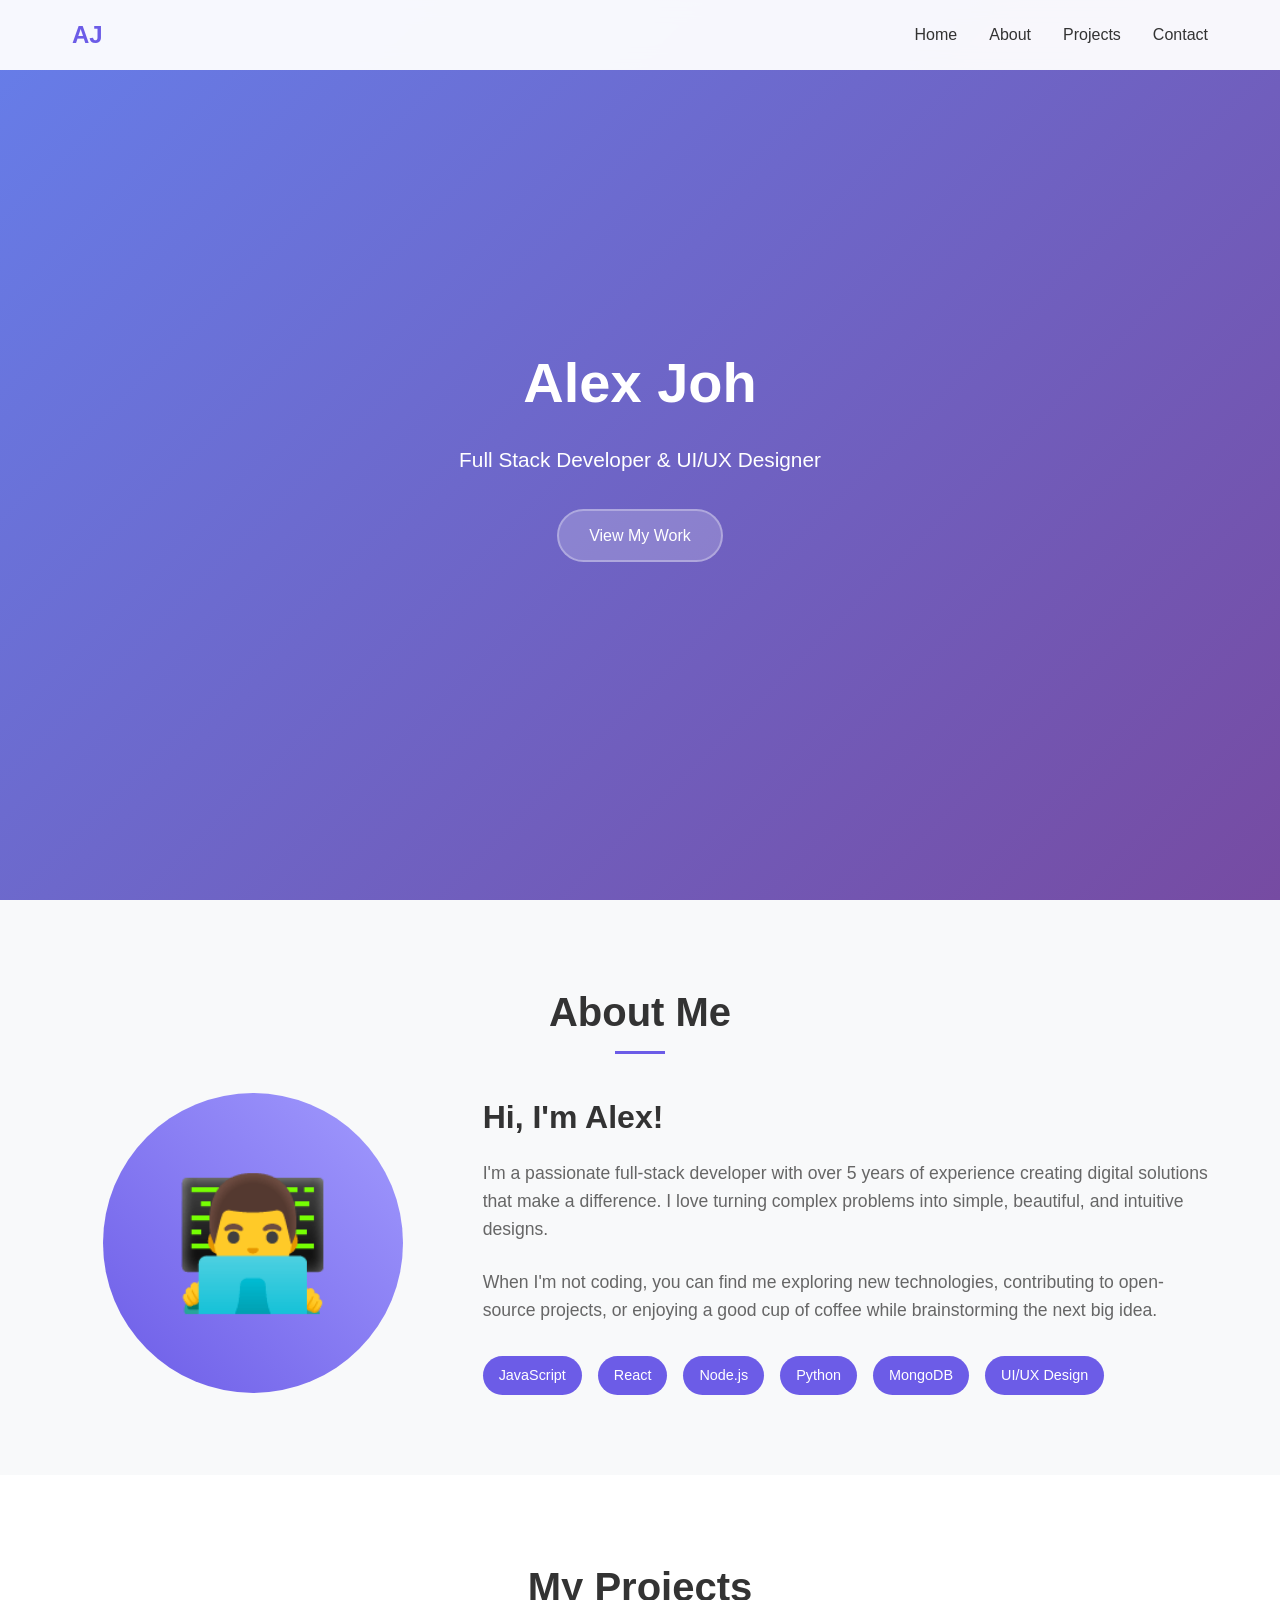
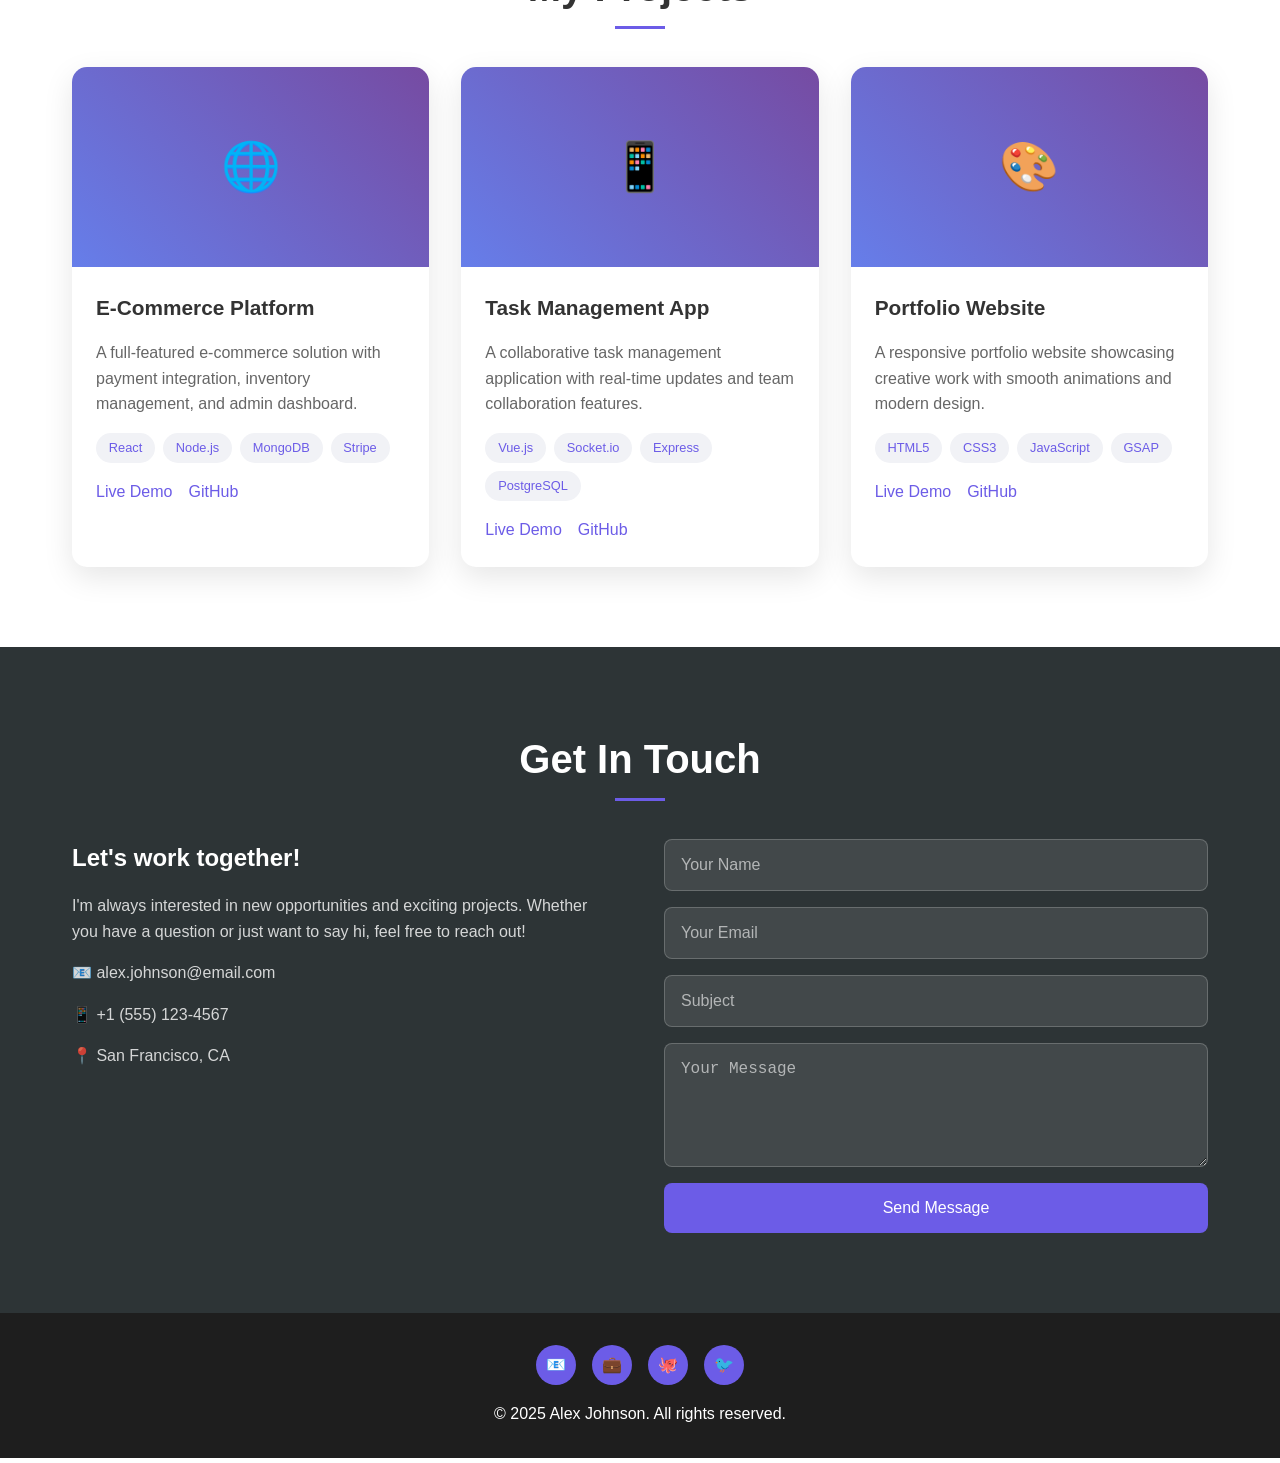
<file: portfolio.html>
<!DOCTYPE html>
<html lang="en">
<head>
    <meta charset="UTF-8">
    <meta name="viewport" content="width=device-width, initial-scale=1.0">
    <title>Alex Johnson - Portfolio</title>
    <style>
        * {
            margin: 0;
            padding: 0;
            box-sizing: border-box;
        }

        body {
            font-family: 'Segoe UI', Tahoma, Geneva, Verdana, sans-serif;
            line-height: 1.6;
            color: #333;
            overflow-x: hidden;
        }

        /* Navigation */
        nav {
            position: fixed;
            top: 0;
            width: 100%;
            background: rgba(255, 255, 255, 0.95);
            backdrop-filter: blur(10px);
            z-index: 1000;
            padding: 1rem 0;
            transition: all 0.3s ease;
        }

        nav.scrolled {
            background: rgba(255, 255, 255, 0.98);
            box-shadow: 0 2px 20px rgba(0, 0, 0, 0.1);
        }

        .nav-container {
            max-width: 1200px;
            margin: 0 auto;
            display: flex;
            justify-content: space-between;
            align-items: center;
            padding: 0 2rem;
        }

        .logo {
            font-size: 1.5rem;
            font-weight: bold;
            color: #6c5ce7;
        }

        .nav-links {
            display: flex;
            list-style: none;
            gap: 2rem;
        }

        .nav-links a {
            text-decoration: none;
            color: #333;
            font-weight: 500;
            transition: color 0.3s ease;
            position: relative;
        }

        .nav-links a:hover {
            color: #6c5ce7;
        }

        .nav-links a::after {
            content: '';
            position: absolute;
            bottom: -5px;
            left: 0;
            width: 0;
            height: 2px;
            background: #6c5ce7;
            transition: width 0.3s ease;
        }

        .nav-links a:hover::after {
            width: 100%;
        }

        .mobile-menu {
            display: none;
            flex-direction: column;
            cursor: pointer;
        }

        .mobile-menu span {
            width: 25px;
            height: 3px;
            background: #333;
            margin: 3px 0;
            transition: 0.3s;
        }

        /* Hero Section */
        .hero {
            height: 100vh;
            background: linear-gradient(135deg, #667eea 0%, #764ba2 100%);
            display: flex;
            align-items: center;
            justify-content: center;
            text-align: center;
            color: white;
            position: relative;
            overflow: hidden;
        }

        .hero::before {
            content: '';
            position: absolute;
            width: 200%;
            height: 200%;
            background: url('data:image/svg+xml,<svg xmlns="http://www.w3.org/2000/svg" viewBox="0 0 100 100"><defs><pattern id="grain" width="100" height="100" patternUnits="userSpaceOnUse"><circle cx="10" cy="10" r="1" fill="white" opacity="0.1"/><circle cx="30" cy="30" r="1" fill="white" opacity="0.05"/><circle cx="70" cy="20" r="1" fill="white" opacity="0.1"/><circle cx="90" cy="80" r="1" fill="white" opacity="0.05"/></pattern></defs><rect width="100" height="100" fill="url(%23grain)"/></svg>');
            animation: float 20s infinite linear;
        }

        @keyframes float {
            0% { transform: translate(-50%, -50%) rotate(0deg); }
            100% { transform: translate(-50%, -50%) rotate(360deg); }
        }

        .hero-content {
            position: relative;
            z-index: 2;
            max-width: 800px;
            padding: 0 2rem;
        }

        .hero h1 {
            font-size: 3.5rem;
            margin-bottom: 1rem;
            opacity: 0;
            animation: slideUp 1s ease forwards 0.5s;
        }

        .hero p {
            font-size: 1.3rem;
            margin-bottom: 2rem;
            opacity: 0;
            animation: slideUp 1s ease forwards 0.7s;
        }

        .cta-button {
            display: inline-block;
            padding: 12px 30px;
            background: rgba(255, 255, 255, 0.2);
            color: white;
            text-decoration: none;
            border-radius: 50px;
            border: 2px solid rgba(255, 255, 255, 0.3);
            transition: all 0.3s ease;
            opacity: 0;
            animation: slideUp 1s ease forwards 0.9s;
        }

        .cta-button:hover {
            background: rgba(255, 255, 255, 0.3);
            transform: translateY(-2px);
        }

        @keyframes slideUp {
            from {
                opacity: 0;
                transform: translateY(30px);
            }
            to {
                opacity: 1;
                transform: translateY(0);
            }
        }

        /* Sections */
        section {
            padding: 5rem 0;
        }

        .container {
            max-width: 1200px;
            margin: 0 auto;
            padding: 0 2rem;
        }

        .section-title {
            text-align: center;
            font-size: 2.5rem;
            margin-bottom: 3rem;
            color: #333;
            position: relative;
        }

        .section-title::after {
            content: '';
            position: absolute;
            bottom: -10px;
            left: 50%;
            transform: translateX(-50%);
            width: 50px;
            height: 3px;
            background: #6c5ce7;
        }

        /* About Section */
        .about {
            background: #f8f9fa;
        }

        .about-content {
            display: grid;
            grid-template-columns: 1fr 2fr;
            gap: 3rem;
            align-items: center;
        }

        .about-image {
            width: 300px;
            height: 300px;
            border-radius: 50%;
            background: linear-gradient(45deg, #6c5ce7, #a29bfe);
            display: flex;
            align-items: center;
            justify-content: center;
            margin: 0 auto;
            position: relative;
            overflow: hidden;
        }

        .about-image::before {
            content: '👨‍💻';
            font-size: 8rem;
        }

        .about-text h3 {
            font-size: 2rem;
            margin-bottom: 1rem;
            color: #333;
        }

        .about-text p {
            font-size: 1.1rem;
            margin-bottom: 1.5rem;
            color: #666;
        }

        .skills {
            display: flex;
            flex-wrap: wrap;
            gap: 1rem;
            margin-top: 2rem;
        }

        .skill {
            background: #6c5ce7;
            color: white;
            padding: 0.5rem 1rem;
            border-radius: 25px;
            font-size: 0.9rem;
            transition: transform 0.3s ease;
        }

        .skill:hover {
            transform: translateY(-3px);
        }

        /* Projects Section */
        .projects-grid {
            display: grid;
            grid-template-columns: repeat(auto-fit, minmax(350px, 1fr));
            gap: 2rem;
            margin-top: 3rem;
        }

        .project-card {
            background: white;
            border-radius: 15px;
            overflow: hidden;
            box-shadow: 0 10px 30px rgba(0, 0, 0, 0.1);
            transition: transform 0.3s ease, box-shadow 0.3s ease;
        }

        .project-card:hover {
            transform: translateY(-10px);
            box-shadow: 0 20px 40px rgba(0, 0, 0, 0.15);
        }

        .project-image {
            height: 200px;
            background: linear-gradient(45deg, #667eea, #764ba2);
            display: flex;
            align-items: center;
            justify-content: center;
            font-size: 3rem;
            color: white;
        }

        .project-content {
            padding: 1.5rem;
        }

        .project-content h3 {
            font-size: 1.3rem;
            margin-bottom: 1rem;
            color: #333;
        }

        .project-content p {
            color: #666;
            margin-bottom: 1rem;
        }

        .project-tech {
            display: flex;
            flex-wrap: wrap;
            gap: 0.5rem;
            margin-bottom: 1rem;
        }

        .tech-tag {
            background: #f1f2f6;
            color: #6c5ce7;
            padding: 0.3rem 0.8rem;
            border-radius: 15px;
            font-size: 0.8rem;
        }

        .project-links {
            display: flex;
            gap: 1rem;
        }

        .project-link {
            color: #6c5ce7;
            text-decoration: none;
            font-weight: 500;
            transition: color 0.3s ease;
        }

        .project-link:hover {
            color: #5f3dc4;
        }

        /* Contact Section */
        .contact {
            background: #2d3436;
            color: white;
        }

        .contact .section-title {
            color: white;
        }

        .contact-content {
            display: grid;
            grid-template-columns: 1fr 1fr;
            gap: 3rem;
        }

        .contact-info h3 {
            font-size: 1.5rem;
            margin-bottom: 1rem;
        }

        .contact-info p {
            margin-bottom: 1rem;
            opacity: 0.8;
        }

        .contact-form {
            display: flex;
            flex-direction: column;
            gap: 1rem;
        }

        .contact-form input,
        .contact-form textarea {
            padding: 1rem;
            border: none;
            border-radius: 8px;
            font-size: 1rem;
            background: rgba(255, 255, 255, 0.1);
            color: white;
            border: 1px solid rgba(255, 255, 255, 0.2);
        }

        .contact-form input::placeholder,
        .contact-form textarea::placeholder {
            color: rgba(255, 255, 255, 0.6);
        }

        .contact-form button {
            padding: 1rem 2rem;
            background: #6c5ce7;
            color: white;
            border: none;
            border-radius: 8px;
            font-size: 1rem;
            cursor: pointer;
            transition: background 0.3s ease;
        }

        .contact-form button:hover {
            background: #5f3dc4;
        }

        /* Footer */
        footer {
            background: #1e1e1e;
            color: white;
            text-align: center;
            padding: 2rem 0;
        }

        .social-links {
            display: flex;
            justify-content: center;
            gap: 1rem;
            margin-bottom: 1rem;
        }

        .social-link {
            display: inline-block;
            width: 40px;
            height: 40px;
            background: #6c5ce7;
            color: white;
            text-decoration: none;
            border-radius: 50%;
            display: flex;
            align-items: center;
            justify-content: center;
            transition: transform 0.3s ease;
        }

        .social-link:hover {
            transform: translateY(-3px);
        }

        /* Responsive Design */
        @media (max-width: 768px) {
            .mobile-menu {
                display: flex;
            }

            .nav-links {
                position: absolute;
                top: 100%;
                left: 0;
                width: 100%;
                background: white;
                flex-direction: column;
                padding: 1rem 2rem;
                box-shadow: 0 2px 10px rgba(0, 0, 0, 0.1);
                transform: translateY(-100%);
                opacity: 0;
                visibility: hidden;
                transition: all 0.3s ease;
            }

            .nav-links.active {
                transform: translateY(0);
                opacity: 1;
                visibility: visible;
            }

            .hero h1 {
                font-size: 2.5rem;
            }

            .hero p {
                font-size: 1.1rem;
            }

            .about-content {
                grid-template-columns: 1fr;
                text-align: center;
            }

            .contact-content {
                grid-template-columns: 1fr;
            }

            .projects-grid {
                grid-template-columns: 1fr;
            }
        }

        /* Scroll animations */
        .fade-in {
            opacity: 0;
            transform: translateY(30px);
            transition: all 0.6s ease;
        }

        .fade-in.visible {
            opacity: 1;
            transform: translateY(0);
        }
    </style>
</head>
<body>
    <!-- Navigation -->
    <nav id="navbar">
        <div class="nav-container">
            <div class="logo">AJ</div>
            <ul class="nav-links" id="navLinks">
                <li><a href="#home">Home</a></li>
                <li><a href="#about">About</a></li>
                <li><a href="#projects">Projects</a></li>
                <li><a href="#contact">Contact</a></li>
            </ul>
            <div class="mobile-menu" id="mobileMenu">
                <span></span>
                <span></span>
                <span></span>
            </div>
        </div>
    </nav>

    <!-- Hero Section -->
    <section class="hero" id="home">
        <div class="hero-content">
            <h1>Alex Johnson</h1>
            <p>Full Stack Developer & UI/UX Designer</p>
            <a href="#projects" class="cta-button">View My Work</a>
        </div>
    </section>

    <!-- About Section -->
    <section class="about fade-in" id="about">
        <div class="container">
            <h2 class="section-title">About Me</h2>
            <div class="about-content">
                <div class="about-image"></div>
                <div class="about-text">
                    <h3>Hi, I'm Alex!</h3>
                    <p>I'm a passionate full-stack developer with over 5 years of experience creating digital solutions that make a difference. I love turning complex problems into simple, beautiful, and intuitive designs.</p>
                    <p>When I'm not coding, you can find me exploring new technologies, contributing to open-source projects, or enjoying a good cup of coffee while brainstorming the next big idea.</p>
                    <div class="skills">
                        <span class="skill">JavaScript</span>
                        <span class="skill">React</span>
                        <span class="skill">Node.js</span>
                        <span class="skill">Python</span>
                        <span class="skill">MongoDB</span>
                        <span class="skill">UI/UX Design</span>
                    </div>
                </div>
            </div>
        </div>
    </section>

    <!-- Projects Section -->
    <section class="projects fade-in" id="projects">
        <div class="container">
            <h2 class="section-title">My Projects</h2>
            <div class="projects-grid">
                <div class="project-card">
                    <div class="project-image">🌐</div>
                    <div class="project-content">
                        <h3>E-Commerce Platform</h3>
                        <p>A full-featured e-commerce solution with payment integration, inventory management, and admin dashboard.</p>
                        <div class="project-tech">
                            <span class="tech-tag">React</span>
                            <span class="tech-tag">Node.js</span>
                            <span class="tech-tag">MongoDB</span>
                            <span class="tech-tag">Stripe</span>
                        </div>
                        <div class="project-links">
                            <a href="#" class="project-link">Live Demo</a>
                            <a href="#" class="project-link">GitHub</a>
                        </div>
                    </div>
                </div>
                
                <div class="project-card">
                    <div class="project-image">📱</div>
                    <div class="project-content">
                        <h3>Task Management App</h3>
                        <p>A collaborative task management application with real-time updates and team collaboration features.</p>
                        <div class="project-tech">
                            <span class="tech-tag">Vue.js</span>
                            <span class="tech-tag">Socket.io</span>
                            <span class="tech-tag">Express</span>
                            <span class="tech-tag">PostgreSQL</span>
                        </div>
                        <div class="project-links">
                            <a href="#" class="project-link">Live Demo</a>
                            <a href="#" class="project-link">GitHub</a>
                        </div>
                    </div>
                </div>
                
                <div class="project-card">
                    <div class="project-image">🎨</div>
                    <div class="project-content">
                        <h3>Portfolio Website</h3>
                        <p>A responsive portfolio website showcasing creative work with smooth animations and modern design.</p>
                        <div class="project-tech">
                            <span class="tech-tag">HTML5</span>
                            <span class="tech-tag">CSS3</span>
                            <span class="tech-tag">JavaScript</span>
                            <span class="tech-tag">GSAP</span>
                        </div>
                        <div class="project-links">
                            <a href="#" class="project-link">Live Demo</a>
                            <a href="#" class="project-link">GitHub</a>
                        </div>
                    </div>
                </div>
            </div>
        </div>
    </section>

    <!-- Contact Section -->
    <section class="contact fade-in" id="contact">
        <div class="container">
            <h2 class="section-title">Get In Touch</h2>
            <div class="contact-content">
                <div class="contact-info">
                    <h3>Let's work together!</h3>
                    <p>I'm always interested in new opportunities and exciting projects. Whether you have a question or just want to say hi, feel free to reach out!</p>
                    <p>📧 alex.johnson@email.com</p>
                    <p>📱 +1 (555) 123-4567</p>
                    <p>📍 San Francisco, CA</p>
                </div>
                <form class="contact-form" id="contactForm">
                    <input type="text" placeholder="Your Name" required>
                    <input type="email" placeholder="Your Email" required>
                    <input type="text" placeholder="Subject" required>
                    <textarea rows="5" placeholder="Your Message" required></textarea>
                    <button type="submit">Send Message</button>
                </form>
            </div>
        </div>
    </section>

    <!-- Footer -->
    <footer>
        <div class="container">
            <div class="social-links">
                <a href="#" class="social-link">📧</a>
                <a href="#" class="social-link">💼</a>
                <a href="#" class="social-link">🐙</a>
                <a href="#" class="social-link">🐦</a>
            </div>
            <p>&copy; 2025 Alex Johnson. All rights reserved.</p>
        </div>
    </footer>

    <script>
        // Mobile menu toggle
        const mobileMenu = document.getElementById('mobileMenu');
        const navLinks = document.getElementById('navLinks');

        mobileMenu.addEventListener('click', () => {
            navLinks.classList.toggle('active');
        });

        // Navbar scroll effect
        const navbar = document.getElementById('navbar');
        window.addEventListener('scroll', () => {
            if (window.scrollY > 100) {
                navbar.classList.add('scrolled');
            } else {
                navbar.classList.remove('scrolled');
            }
        });

        // Smooth scrolling for navigation links
        document.querySelectorAll('a[href^="#"]').forEach(anchor => {
            anchor.addEventListener('click', function (e) {
                e.preventDefault();
                const target = document.querySelector(this.getAttribute('href'));
                const offsetTop = target.offsetTop - 80;
                
                window.scrollTo({
                    top: offsetTop,
                    behavior: 'smooth'
                });

                // Close mobile menu if open
                navLinks.classList.remove('active');
            });
        });

        // Intersection Observer for fade-in animations
        const observerOptions = {
            threshold: 0.1,
            rootMargin: '0px 0px -50px 0px'
        };

        const observer = new IntersectionObserver((entries) => {
            entries.forEach(entry => {
                if (entry.isIntersecting) {
                    entry.target.classList.add('visible');
                }
            });
        }, observerOptions);

        document.querySelectorAll('.fade-in').forEach(el => {
            observer.observe(el);
        });

        // Contact form handling
        const contactForm = document.getElementById('contactForm');
        contactForm.addEventListener('submit', (e) => {
            e.preventDefault();
            
            // Simulate form submission
            const button = contactForm.querySelector('button');
            const originalText = button.textContent;
            
            button.textContent = 'Sending...';
            button.disabled = true;
            
            setTimeout(() => {
                button.textContent = 'Message Sent!';
                setTimeout(() => {
                    button.textContent = originalText;
                    button.disabled = false;
                    contactForm.reset();
                }, 2000);
            }, 1500);
        });

        // Add typing effect to hero text
        const heroTitle = document.querySelector('.hero h1');
        const text = heroTitle.textContent;
        heroTitle.textContent = '';
        
        setTimeout(() => {
            let i = 0;
            const typeWriter = () => {
                if (i < text.length) {
                    heroTitle.textContent += text.charAt(i);
                    i++;
                    setTimeout(typeWriter, 100);
                }
            };
            typeWriter();
        }, 1000);

        // Parallax effect for hero section
        window.addEventListener('scroll', () => {
            const scrolled = window.pageYOffset;
            const hero = document.querySelector('.hero');
            const heroContent = document.querySelector('.hero-content');
            
            if (hero && heroContent) {
                heroContent.style.transform = `translateY(${scrolled * 0.5}px)`;
            }
        });

        // Add hover effect to project cards
        document.querySelectorAll('.project-card').forEach(card => {
            card.addEventListener('mouseenter', () => {
                card.style.transform = 'translateY(-10px) scale(1.02)';
            });
            
            card.addEventListener('mouseleave', () => {
                card.style.transform = 'translateY(0) scale(1)';
            });
        });
    </script>
</body>
</html>
</file>
